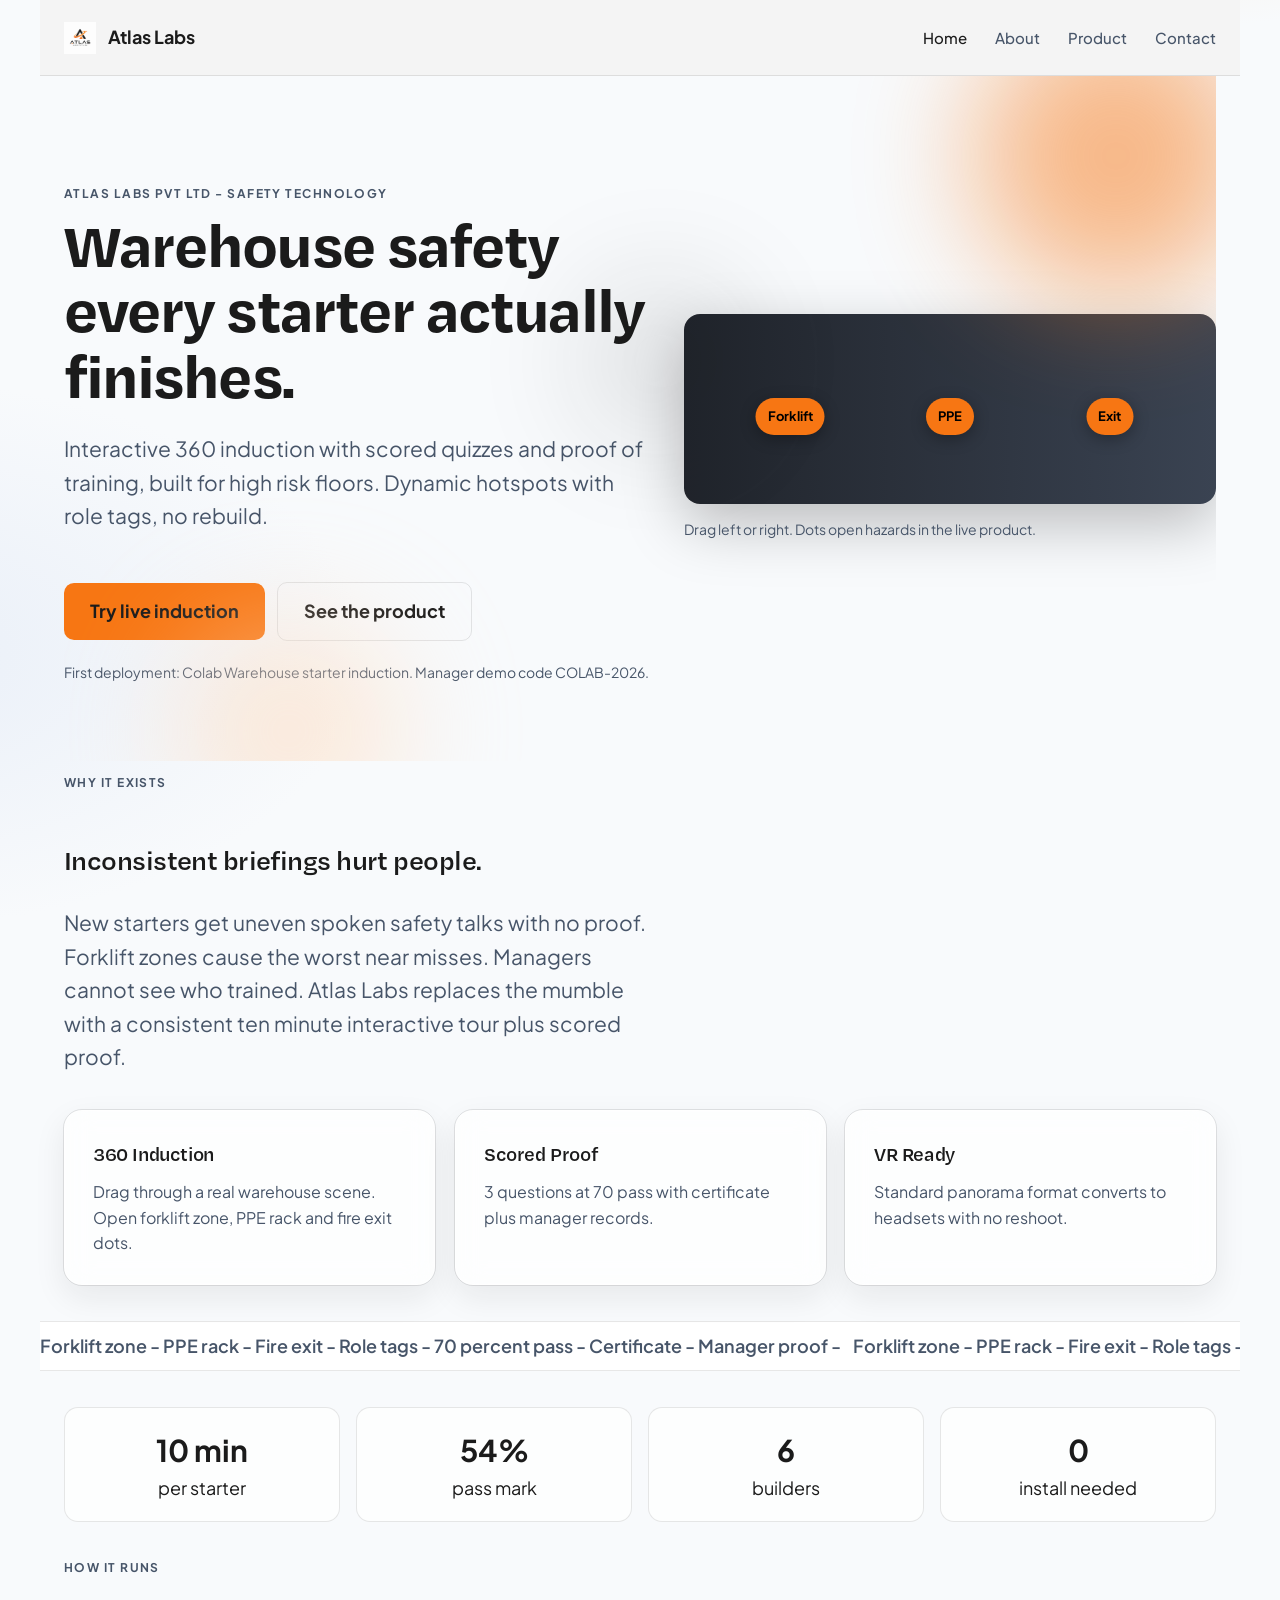
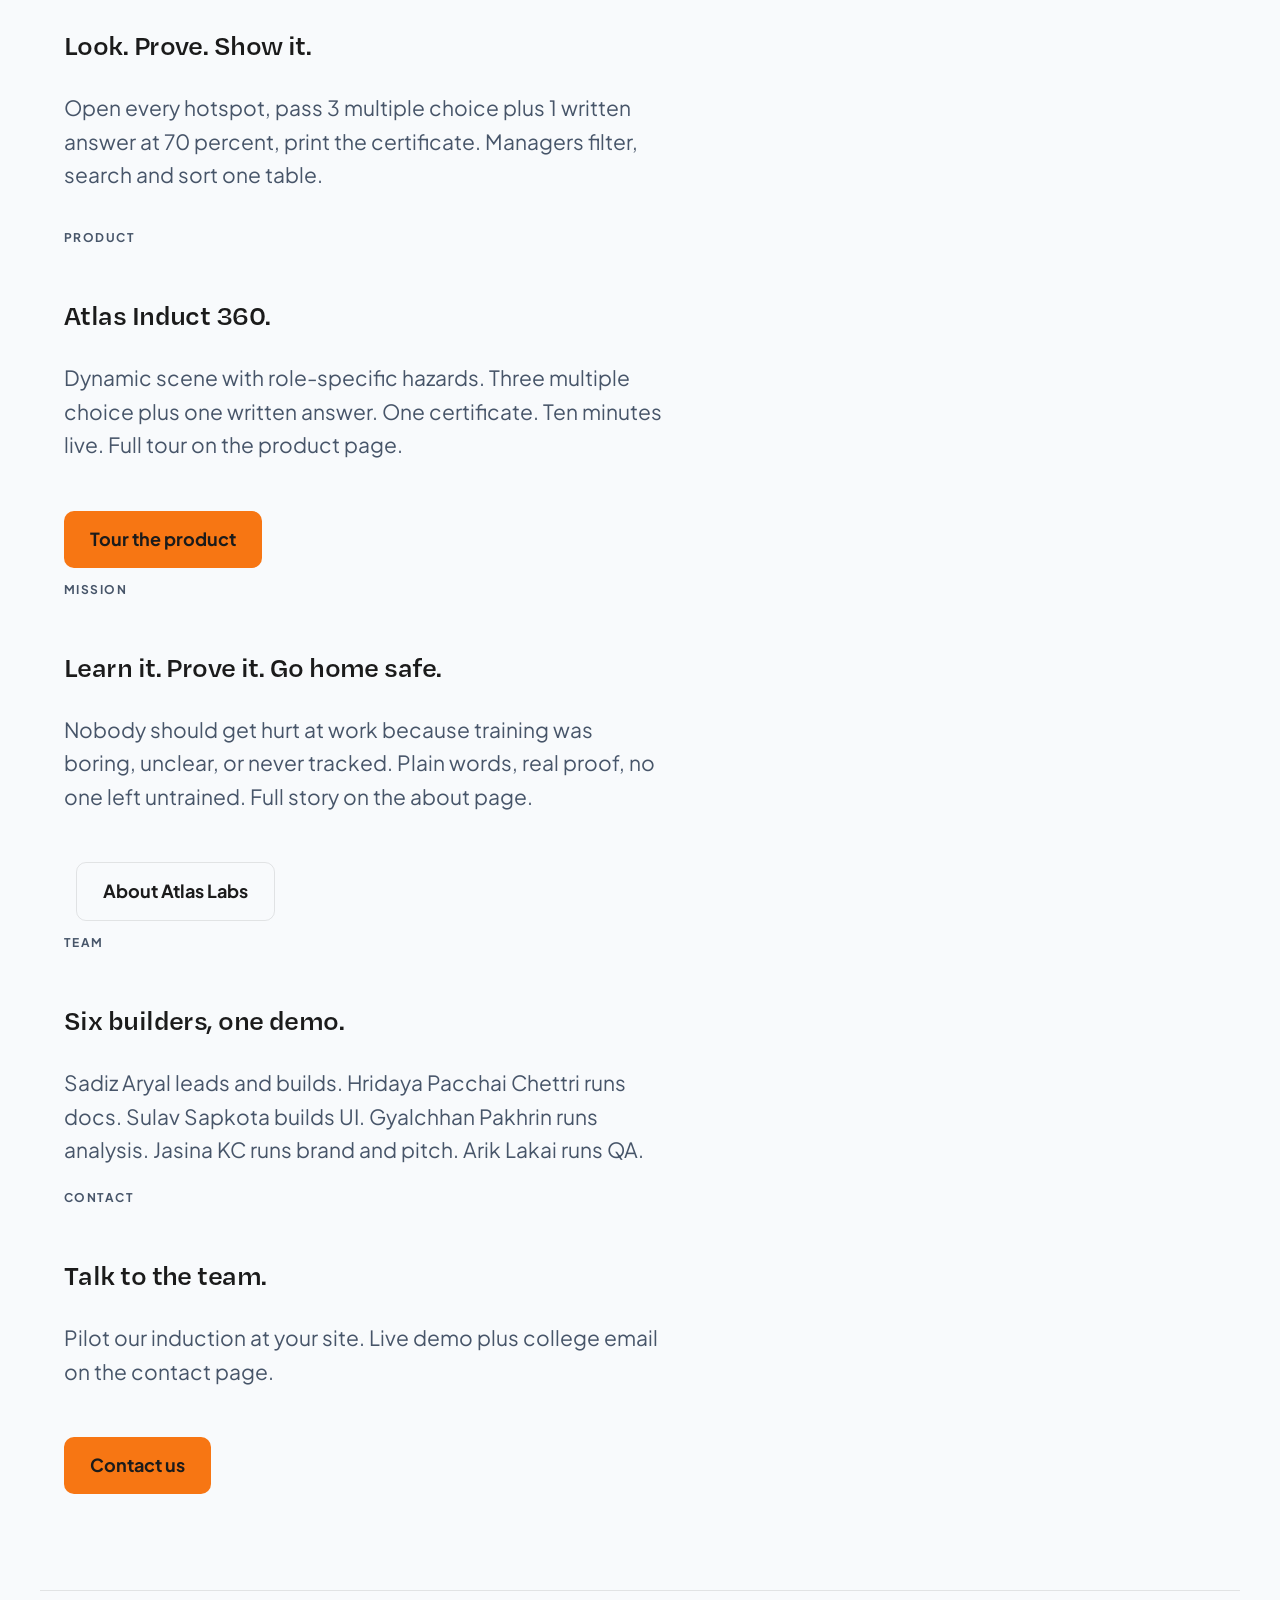
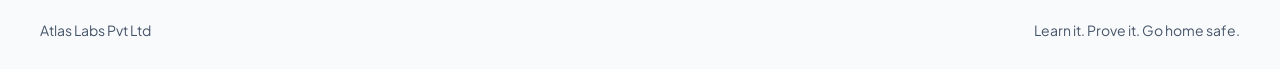
<file: index.html>
<!DOCTYPE html>
<html lang="en">
<head>
<meta charset="UTF-8">
<meta name="viewport" content="width=device-width, initial-scale=1.0">
<title>Atlas Labs Pvt Ltd - Warehouse Safety Training</title>
<link rel="stylesheet" href="styles.css">
<link rel="preload" href="assets/logo.png" as="image">
<link rel="icon" type="image/png" href="assets/logo.png"><link rel="apple-touch-icon" href="assets/logo.png">
</head>
<body>
<header class="site wrap">
<a href="index.html" style="display:flex;align-items:center;gap:12px;text-decoration:none;color:inherit"><img class="logo" src="assets/logo.png" alt="Atlas Labs" style="height:32px"><strong>Atlas Labs</strong></a>
<nav><a href="index.html" class="active">Home</a><a href="about.html">About</a><a href="product.html">Product</a><a href="contact.html">Contact</a></nav>
</header>
<main class="wrap">
<section class="hero load-in hero-grid">
<div class="hero-copy">
<div class="orbs" aria-hidden="true"><span class="orb o1"></span><span class="orb o2"></span><span class="orb o3"></span></div>
<p class="eyebrow">Atlas Labs Pvt Ltd - Safety Technology</p>
<h1>Warehouse safety every starter actually finishes.</h1>
<p class="lede">Interactive 360 induction with scored quizzes and proof of training, built for high risk floors. Dynamic hotspots with role tags, no rebuild.</p>
<a class="button" href="https://atlas-xi-beige.vercel.app/">Try live induction</a><a class="button ghost" href="product.html">See the product</a>
<p style="color:var(--muted);font-size:14px;margin-top:20px">First deployment: Colab Warehouse starter induction. Manager demo code COLAB-2026.</p>
</div>
<div class="hero-visual" aria-label="Live product preview">
<div class="pano" id="pano" role="application" aria-label="Draggable warehouse preview"><div class="pano-inner" id="panoInner"><span class="pdot" style="left:20%">Forklift</span><span class="pdot" style="left:50%">PPE</span><span class="pdot" style="left:80%">Exit</span></div></div>
<p class="hint">Drag left or right. Dots open hazards in the live product.</p>
</div>
</section>
<section>
<p class="eyebrow">Why it exists</p>
<h2>Inconsistent briefings hurt people.</h2>
<p class="lede">New starters get uneven spoken safety talks with no proof. Forklift zones cause the worst near misses. Managers cannot see who trained. Atlas Labs replaces the mumble with a consistent ten minute interactive tour plus scored proof.</p>
</section>
<section class="grid3">
<div class="card tilt"><h3>360 Induction</h3><p>Drag through a real warehouse scene. Open forklift zone, PPE rack and fire exit dots.</p></div>
<div class="card tilt"><h3>Scored Proof</h3><p>3 questions at 70 pass with certificate plus manager records.</p></div>
<div class="card tilt"><h3>VR Ready</h3><p>Standard panorama format converts to headsets with no reshoot.</p></div>
</section>
<div class="marquee" aria-hidden="true"><div class="marquee-track"><span>Forklift zone - PPE rack - Fire exit - Role tags - 70 percent pass - Certificate - Manager proof - </span><span>Forklift zone - PPE rack - Fire exit - Role tags - 70 percent pass - Certificate - Manager proof - </span></div></div>
<section class="stats">
<div class="stat"><strong><span data-count="10">10</span> min</strong><span>per starter</span></div>
<div class="stat"><strong><span data-count="70">70</span>%</strong><span>pass mark</span></div>
<div class="stat"><strong><span data-count="6">6</span></strong><span>builders</span></div>
<div class="stat"><strong><span data-count="0">0</span></strong><span>install needed</span></div>
</section>
<section class="pano-demo">
<p class="eyebrow">How it runs</p>
<h2>Look. Prove. Show it.</h2>
<p class="lede">Open every hotspot, pass 3 multiple choice plus 1 written answer at 70 percent, print the certificate. Managers filter, search and sort one table.</p>
</section>
<section>
<p class="eyebrow">Product</p>
<h2>Atlas Induct 360.</h2>
<p class="lede">Dynamic scene with role-specific hazards. Three multiple choice plus one written answer. One certificate. Ten minutes live. Full tour on the product page.</p>
<a class="button" href="product.html">Tour the product</a>
</section>
<section>
<p class="eyebrow">Mission</p>
<h2>Learn it. Prove it. Go home safe.</h2>
<p class="lede">Nobody should get hurt at work because training was boring, unclear, or never tracked. Plain words, real proof, no one left untrained. Full story on the about page.</p>
<a class="button ghost" href="about.html">About Atlas Labs</a>
</section>
<section>
<p class="eyebrow">Team</p>
<h2>Six builders, one demo.</h2>
<p class="lede">Sadiz Aryal leads and builds. Hridaya Pacchai Chettri runs docs. Sulav Sapkota builds UI. Gyalchhan Pakhrin runs analysis. Jasina KC runs brand and pitch. Arik Lakai runs QA.</p>
</section>
<section>
<p class="eyebrow">Contact</p>
<h2>Talk to the team.</h2>
<p class="lede">Pilot our induction at your site. Live demo plus college email on the contact page.</p>
<a class="button" href="contact.html">Contact us</a>
</section>
</main>
<footer class="site wrap"><span>Atlas Labs Pvt Ltd</span><span>Learn it. Prove it. Go home safe.</span></footer>
<script src="script.js" defer></script>
</body>
</html>
</file>
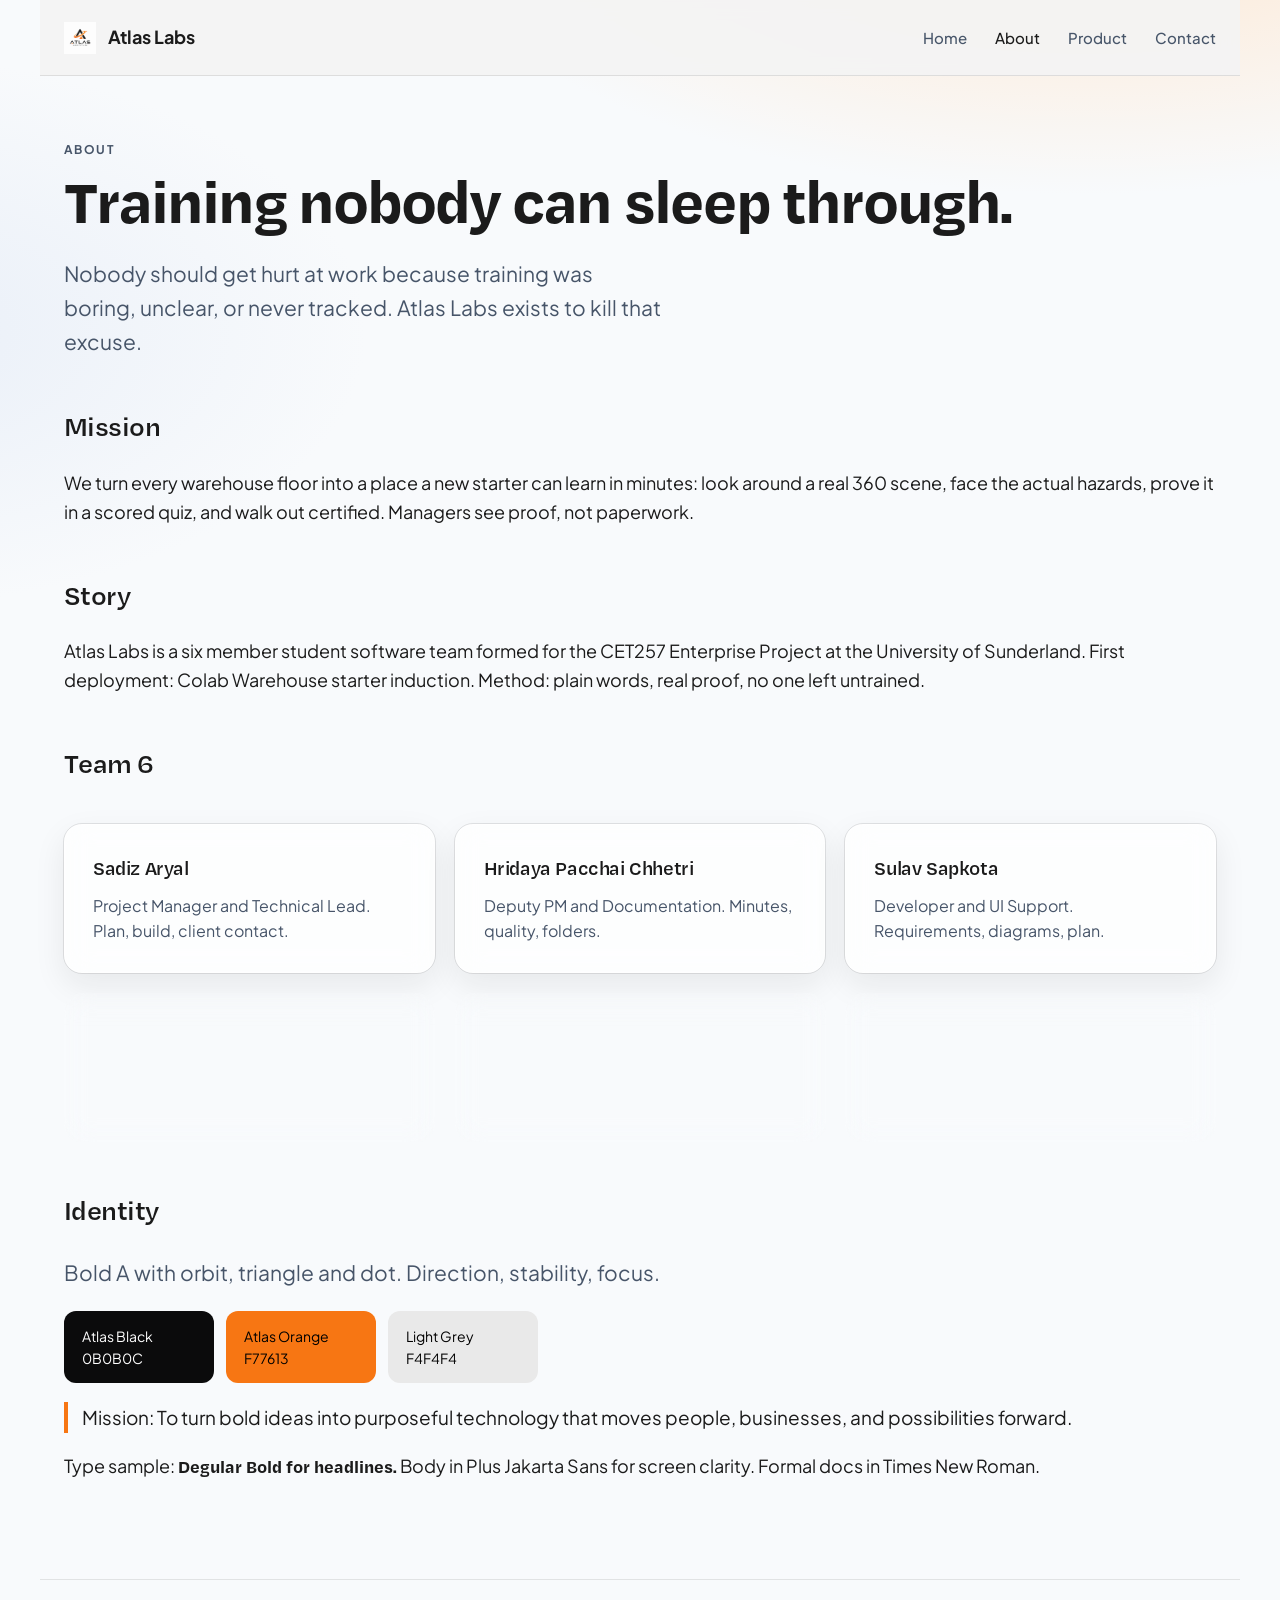
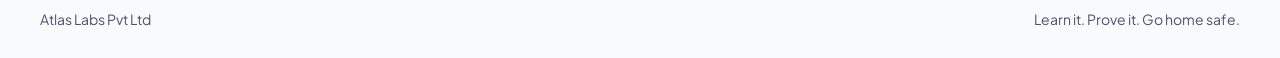
<file: about.html>
<!DOCTYPE html>
<html lang="en">
<head>
<meta charset="UTF-8">
<meta name="viewport" content="width=device-width, initial-scale=1.0">
<title>About - Atlas Labs Pvt Ltd</title>
<link rel="stylesheet" href="styles.css">
<link rel="preload" href="assets/logo.png" as="image">
<link rel="icon" type="image/png" href="assets/logo.png"><link rel="apple-touch-icon" href="assets/logo.png">
</head>
<body>
<header class="site wrap">
<a href="index.html" style="display:flex;align-items:center;gap:12px;text-decoration:none;color:inherit"><img class="logo" src="assets/logo.png" alt="Atlas Labs" style="height:32px"><strong>Atlas Labs</strong></a>
<nav><a href="index.html">Home</a><a href="about.html" class="active">About</a><a href="product.html">Product</a><a href="contact.html">Contact</a></nav>
</header>
<main class="wrap">
<p class="eyebrow" style="margin-top:64px">About</p>
<h1>Training nobody can sleep through.</h1>
<p class="lede">Nobody should get hurt at work because training was boring, unclear, or never tracked. Atlas Labs exists to kill that excuse.</p>
<h2>Mission</h2>
<p>We turn every warehouse floor into a place a new starter can learn in minutes: look around a real 360 scene, face the actual hazards, prove it in a scored quiz, and walk out certified. Managers see proof, not paperwork.</p>
<h2>Story</h2>
<p>Atlas Labs is a six member student software team formed for the CET257 Enterprise Project at the University of Sunderland. First deployment: Colab Warehouse starter induction. Method: plain words, real proof, no one left untrained.</p>
<h2>Team 6</h2>
<section class="grid3">
<div class="card reveal"><h3>Sadiz Aryal</h3><p>Project Manager and Technical Lead. Plan, build, client contact.</p></div>
<div class="card reveal"><h3>Hridaya Pacchai Chhetri</h3><p>Deputy PM and Documentation. Minutes, quality, folders.</p></div>
<div class="card reveal"><h3>Sulav Sapkota</h3><p>Developer and UI Support. Requirements, diagrams, plan.</p></div>
<div class="card reveal"><h3>Gyalchhan Pakhrin</h3><p>Communication Lead and Analyst. Client mail, scope, wording.</p></div>
<div class="card reveal"><h3>Jasina K.C.</h3><p>Presentation and Brand. Deck, logo, mission, site.</p></div>
<div class="card reveal"><h3>Arik Lakai</h3><p>QA and Testing Lead. Checklist, device checks, demo sign off.</p></div>
</section>
<h2>Identity</h2>
<p class="lede">Bold A with orbit, triangle and dot. Direction, stability, focus.</p>
<div class="swatches"><span class="sw black">Atlas Black<br>0B0B0C</span><span class="sw orange">Atlas Orange<br>F77613</span><span class="sw grey">Light Grey<br>F4F4F4</span></div>
<p class="mission">Mission: To turn bold ideas into purposeful technology that moves people, businesses, and possibilities forward.</p>
<p>Type sample: <strong style="font-family:'Degular',sans-serif">Degular Bold for headlines.</strong> Body in Plus Jakarta Sans for screen clarity. Formal docs in Times New Roman.</p>
</main>
<footer class="site wrap"><span>Atlas Labs Pvt Ltd</span><span>Learn it. Prove it. Go home safe.</span></footer>
<script src="script.js" defer></script>
</body>
</html>
</file>
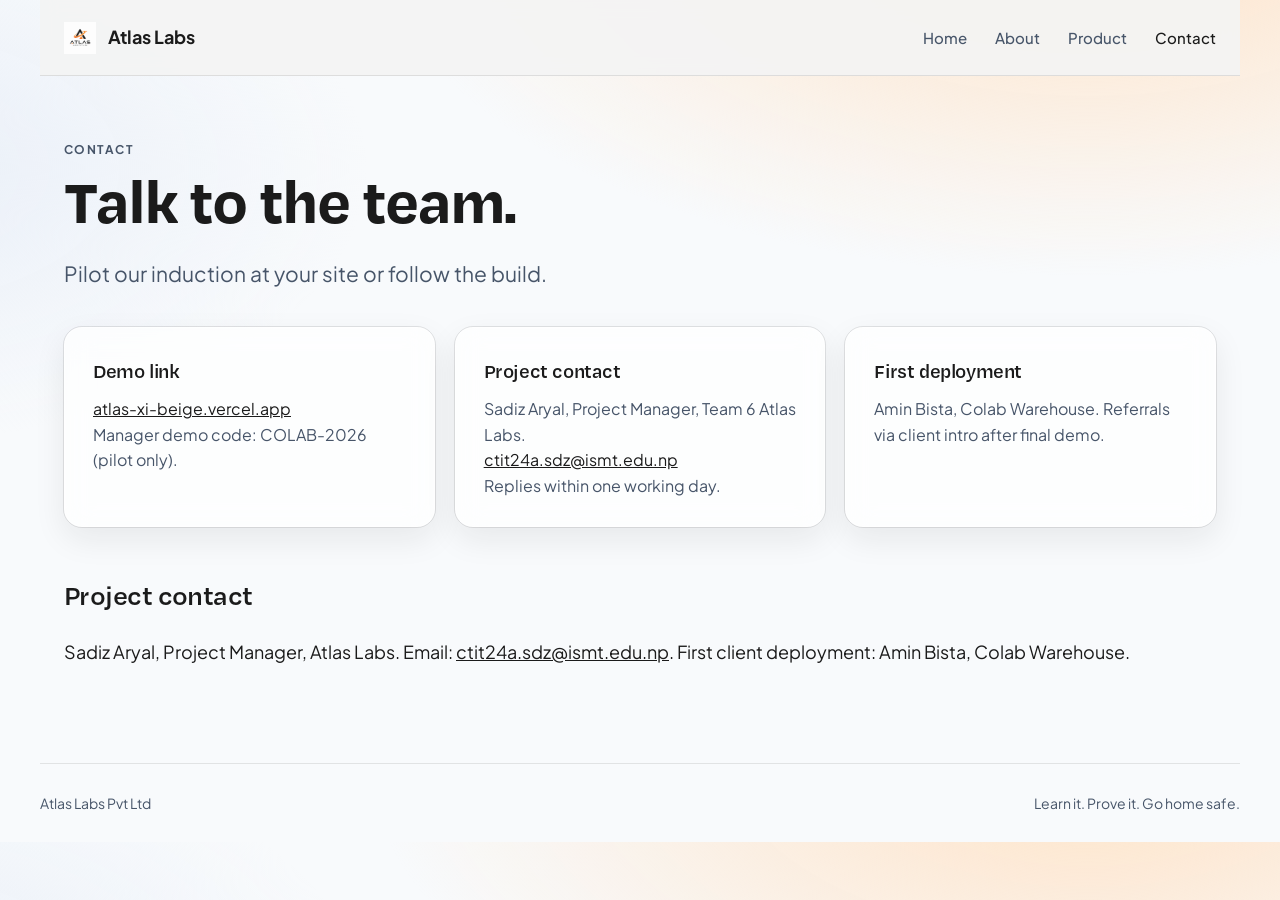
<file: contact.html>
<!DOCTYPE html>
<html lang="en">
<head>
<meta charset="UTF-8">
<meta name="viewport" content="width=device-width, initial-scale=1.0">
<title>Contact - Atlas Labs Pvt Ltd</title>
<link rel="stylesheet" href="styles.css">
<link rel="preload" href="assets/logo.png" as="image">
<link rel="icon" type="image/png" href="assets/logo.png"><link rel="apple-touch-icon" href="assets/logo.png">
</head>
<body>
<header class="site wrap">
<a href="index.html" style="display:flex;align-items:center;gap:12px;text-decoration:none;color:inherit"><img class="logo" src="assets/logo.png" alt="Atlas Labs" style="height:32px"><strong>Atlas Labs</strong></a>
<nav><a href="index.html">Home</a><a href="about.html">About</a><a href="product.html">Product</a><a href="contact.html" class="active">Contact</a></nav>
</header>
<main class="wrap">
<p class="eyebrow" style="margin-top:64px">Contact</p>
<h1>Talk to the team.</h1>
<p class="lede">Pilot our induction at your site or follow the build.</p>
<section class="grid3">
<div class="card reveal"><h3>Demo link</h3><p><a href="https://atlas-xi-beige.vercel.app/">atlas-xi-beige.vercel.app</a><br>Manager demo code: COLAB-2026 (pilot only).</p></div>
<div class="card reveal"><h3>Project contact</h3><p>Sadiz Aryal, Project Manager, Team 6 Atlas Labs.<br><a href="mailto:ctit24a.sdz@ismt.edu.np">ctit24a.sdz@ismt.edu.np</a><br>Replies within one working day.</p></div>
<div class="card reveal"><h3>First deployment</h3><p>Amin Bista, Colab Warehouse. Referrals via client intro after final demo.</p></div>
</section>
<h2>Project contact</h2>
<p>Sadiz Aryal, Project Manager, Atlas Labs. Email: <a href="mailto:ctit24a.sdz@ismt.edu.np">ctit24a.sdz@ismt.edu.np</a>. First client deployment: Amin Bista, Colab Warehouse.</p>
</main>
<footer class="site wrap"><span>Atlas Labs Pvt Ltd</span><span>Learn it. Prove it. Go home safe.</span></footer>
<script src="script.js" defer></script>
</body>
</html>
</file>
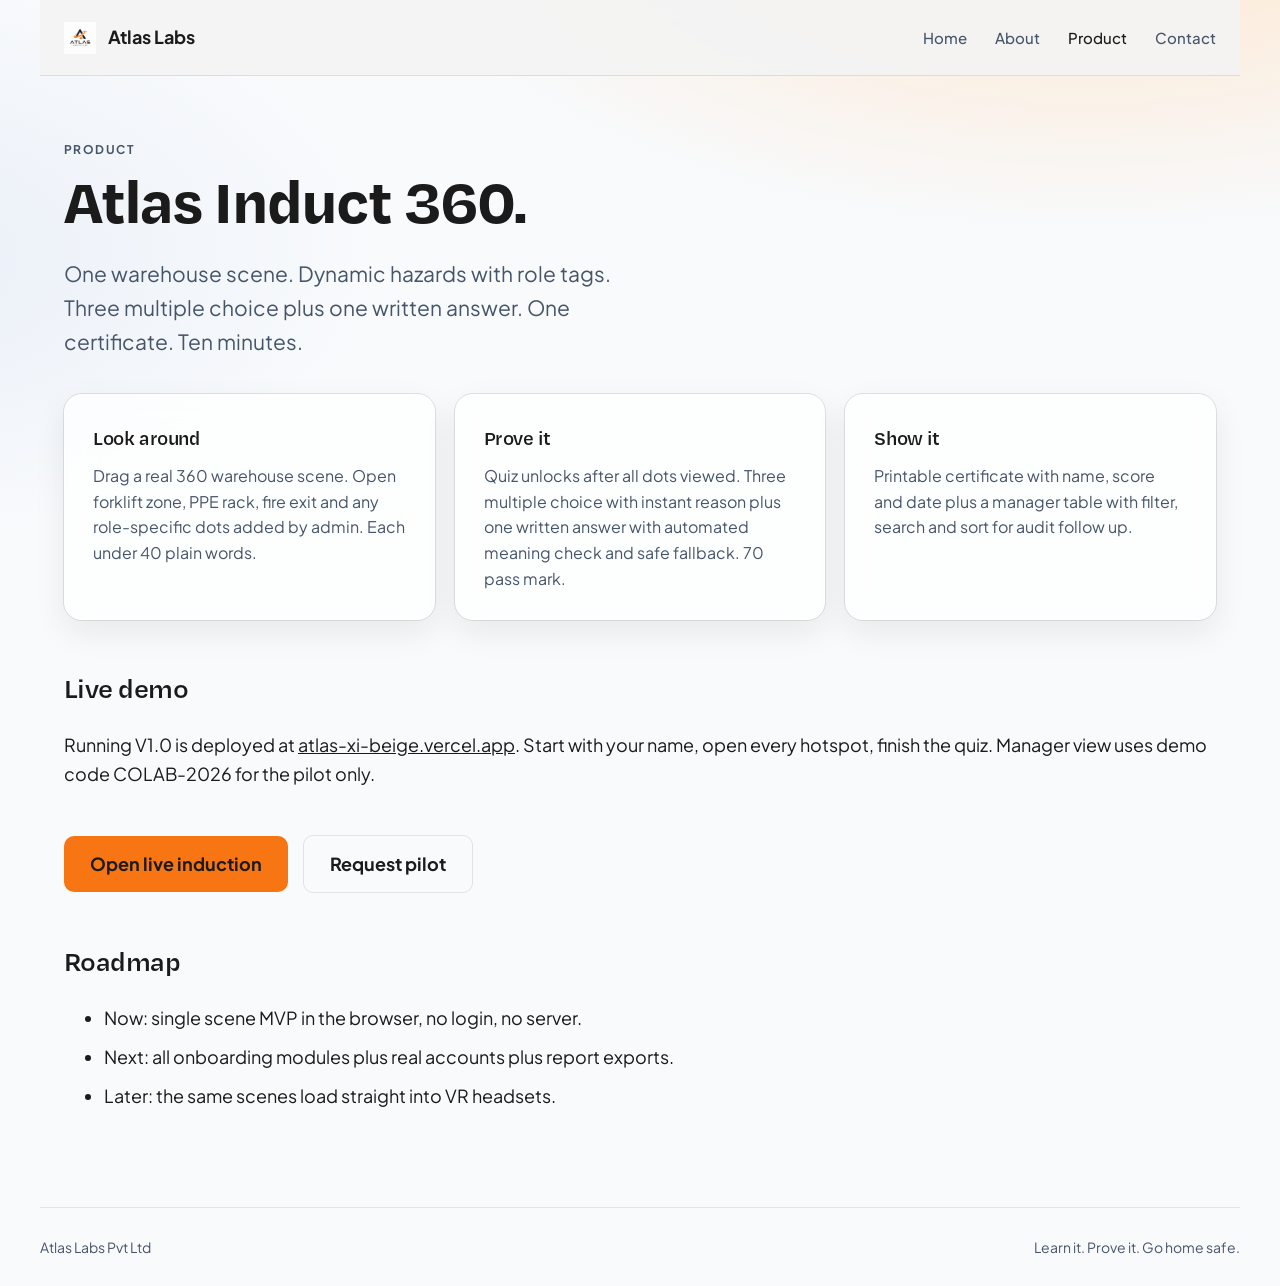
<file: product.html>
<!DOCTYPE html>
<html lang="en">
<head>
<meta charset="UTF-8">
<meta name="viewport" content="width=device-width, initial-scale=1.0">
<title>Product - Atlas Labs Pvt Ltd</title>
<link rel="stylesheet" href="styles.css">
<link rel="preload" href="assets/logo.png" as="image">
<link rel="icon" type="image/png" href="assets/logo.png"><link rel="apple-touch-icon" href="assets/logo.png">
</head>
<body>
<header class="site wrap">
<a href="index.html" style="display:flex;align-items:center;gap:12px;text-decoration:none;color:inherit"><img class="logo" src="assets/logo.png" alt="Atlas Labs" style="height:32px"><strong>Atlas Labs</strong></a>
<nav><a href="index.html">Home</a><a href="about.html">About</a><a href="product.html" class="active">Product</a><a href="contact.html">Contact</a></nav>
</header>
<main class="wrap">
<p class="eyebrow" style="margin-top:64px">Product</p>
<h1>Atlas Induct 360.</h1>
<p class="lede">One warehouse scene. Dynamic hazards with role tags. Three multiple choice plus one written answer. One certificate. Ten minutes.</p>
<section class="grid3">
<div class="card reveal"><h3>Look around</h3><p>Drag a real 360 warehouse scene. Open forklift zone, PPE rack, fire exit and any role-specific dots added by admin. Each under 40 plain words.</p></div>
<div class="card reveal"><h3>Prove it</h3><p>Quiz unlocks after all dots viewed. Three multiple choice with instant reason plus one written answer with automated meaning check and safe fallback. 70 pass mark.</p></div>
<div class="card reveal"><h3>Show it</h3><p>Printable certificate with name, score and date plus a manager table with filter, search and sort for audit follow up.</p></div>
</section>
<h2>Live demo</h2>
<p>Running V1.0 is deployed at <a href="https://atlas-xi-beige.vercel.app/">atlas-xi-beige.vercel.app</a>. Start with your name, open every hotspot, finish the quiz. Manager view uses demo code COLAB-2026 for the pilot only.</p>
<a class="button" href="https://atlas-xi-beige.vercel.app/">Open live induction</a> <a class="button ghost" href="contact.html">Request pilot</a>
<h2>Roadmap</h2>
<ul class="tight"><li>Now: single scene MVP in the browser, no login, no server.</li><li>Next: all onboarding modules plus real accounts plus report exports.</li><li>Later: the same scenes load straight into VR headsets.</li></ul>
</main>
<footer class="site wrap"><span>Atlas Labs Pvt Ltd</span><span>Learn it. Prove it. Go home safe.</span></footer>
<script src="script.js" defer></script>
</body>
</html>
</file>
<file: styles.css>
@import url('https://fonts.googleapis.com/css2?family=Plus+Jakarta+Sans:wght@400;500;600;700;800&display=swap');
@font-face{font-family:'Degular';src:url('assets/DegularTextDemo-Regular.otf') format('opentype');font-weight:400;font-style:normal;font-display:swap}
@font-face{font-family:'Degular';src:url('assets/DegularTextDemo-Medium.otf') format('opentype');font-weight:500;font-style:normal;font-display:swap}
@font-face{font-family:'Degular';src:url('assets/DegularTextDemo-Semibold.otf') format('opentype');font-weight:600;font-style:normal;font-display:swap}
@font-face{font-family:'Degular';src:url('assets/DegularTextDemo-Bold.otf') format('opentype');font-weight:700;font-style:normal;font-display:swap}
:root{--bg:#F8FAFC;--surface:rgba(255,255,255,.72);--ink:#1B1B1B;--muted:#475569;--line:rgba(27,27,27,.1);--accent:#F77613;--accent-ink:#000000}
*{box-sizing:border-box}
body{margin:0;background:radial-gradient(1200px 600px at 85% -10%,#FFE3C7 0%,transparent 60%),radial-gradient(900px 500px at -10% 20%,#E9EFF8 0%,transparent 55%),var(--bg);color:var(--ink);font-family:'Plus Jakarta Sans','Degular',Arial,Helvetica,sans-serif;font-size:18px;line-height:1.6}
h1,h2,h3{font-family:'Degular','Plus Jakarta Sans',Arial,sans-serif;letter-spacing:-.02em}
.wrap{max-width:1200px;margin:0 auto;padding:0 24px}
header.site{display:flex;align-items:center;gap:12px;height:76px;border-bottom:1px solid var(--line)}
header.site img.logo{height:32px;width:auto}
header.site nav{margin-left:auto;display:flex;gap:28px}
header.site nav a{color:var(--muted);text-decoration:none;font-size:15px;font-weight:500}
header.site nav a.active,header.site nav a:hover{color:var(--ink)}
.hero{padding:96px 0 64px}
.eyebrow{font-size:12px;letter-spacing:.12em;text-transform:uppercase;color:var(--muted);font-weight:700}
h1{font-size:clamp(42px,5vw,70px);line-height:1.02;letter-spacing:-.03em;font-weight:700;margin:0 0 20px}
h2{font-size:28px;font-weight:600;margin:48px 0 12px}
.lede{font-size:21px;color:var(--muted);max-width:600px}
.button{display:inline-block;background:var(--accent);color:var(--ink);font-weight:700;padding:14px 26px;border-radius:10px;text-decoration:none;margin-top:28px}
.button.ghost{background:transparent;border:1px solid var(--line);margin-left:12px}
.grid3{display:grid;grid-template-columns:repeat(3,1fr);gap:20px;margin-top:36px}
.card{background:var(--surface);backdrop-filter:blur(14px);-webkit-backdrop-filter:blur(14px);border:1px solid rgba(255,255,255,.6);outline:1px solid var(--line);border-radius:18px;padding:28px;box-shadow:0 12px 32px rgba(27,27,27,.08)}
.card h3{font-weight:600;font-size:20px;margin:0 0 8px}
.card p{color:var(--muted);font-size:16px;margin:0}
footer.site{margin-top:96px;border-top:1px solid var(--line);padding:28px 0;color:var(--muted);font-size:14px;display:flex;justify-content:space-between}
ul.tight li{margin-bottom:10px}
a{color:var(--ink)}
a:focus-visible,.button:focus-visible{outline:3px solid var(--accent);outline-offset:2px}
.button{transition:transform .15s ease}.button:hover{transform:translateY(-2px)}.button:active{transform:translateY(0)}
.card{transition:transform .25s ease,box-shadow .25s ease}.card:hover{transform:translateY(-6px) scale(1.01);box-shadow:0 0 0 2px rgba(247,118,19,.55),0 14px 44px rgba(247,118,19,.35)}
.stat{background:var(--surface);border:1px solid var(--line);border-radius:14px;padding:18px;transition:transform .25s ease,box-shadow .25s ease}.stat:hover{transform:translateY(-4px);box-shadow:0 0 0 2px rgba(247,118,19,.5),0 12px 32px rgba(247,118,19,.3)}
.hero-grid{display:grid;grid-template-columns:1.05fr .95fr;gap:32px;align-items:center}
.hero-visual .pano{box-shadow:0 20px 60px rgba(0,0,0,.25)}
.swatches{display:flex;gap:12px;margin:16px 0;flex-wrap:wrap}.sw{padding:14px 18px;border-radius:12px;font-size:14px;min-width:150px;transition:transform .25s ease,box-shadow .25s ease}.sw:hover{transform:translateY(-4px);box-shadow:0 0 0 2px rgba(247,118,19,.55),0 12px 30px rgba(247,118,19,.3)}.sw.black{background:#0B0B0C;color:#fff}.sw.orange{background:#F77613;color:#000}.sw.grey{background:#e9e9e9;color:#000}
.mission{font-size:19px;border-left:4px solid var(--accent);padding-left:14px}
.load-in{animation:rise .6s ease both}
@keyframes rise{from{opacity:0;transform:translateY(14px)}to{opacity:1;transform:none}}
.reveal{opacity:0;transform:translateY(12px);transition:opacity .5s ease,transform .5s ease}
.reveal.in{opacity:1;transform:none}
header.site{position:sticky;top:0;background:rgba(244,244,244,.92);backdrop-filter:blur(8px);z-index:10}
.hero{position:relative;overflow:hidden}
.orbs{position:absolute;inset:0;overflow:hidden;pointer-events:none}
.orb{position:absolute;border-radius:50%;filter:blur(60px);opacity:.5;animation:drift 9s ease-in-out infinite alternate}
.o1{width:280px;height:280px;background:#F77613;top:-60px;right:-40px}
.o2{width:220px;height:220px;background:#FFD9B8;bottom:-80px;left:10%;animation-delay:-3s}
.o3{width:160px;height:160px;background:#1B1B1B;opacity:.12;top:30%;left:45%;animation-delay:-6s}
@keyframes drift{from{transform:translate(0,0) scale(1)}to{transform:translate(-30px,24px) scale(1.12)}}
.marquee{overflow:hidden;border-top:1px solid var(--line);border-bottom:1px solid var(--line);margin:36px -24px;padding:10px 0;background:#fff}
.marquee-track{display:flex;gap:0;white-space:nowrap;animation:slide 18s linear infinite;font-weight:600;color:var(--muted)}
.marquee-track span{padding-right:12px}
@keyframes slide{from{transform:translateX(0)}to{transform:translateX(-50%)}}
.stats{display:grid;grid-template-columns:repeat(4,1fr);gap:16px;margin:28px 0;text-align:center}
.stat{background:var(--surface);border:1px solid var(--line);border-radius:14px;padding:18px}
.stat strong{display:block;font-size:30px}
.pano-demo{margin:36px 0}
.pano{border-radius:16px;overflow:hidden;background:linear-gradient(90deg,#20242b,#3a4352,#20242b);background-size:200% 100%;animation:pan 12s linear infinite;cursor:grab;touch-action:pan-y}
.pano:active{cursor:grabbing}
@keyframes pan{from{background-position:0% 0}to{background-position:200% 0}}
.pano-inner{position:relative;height:190px;width:100%;margin:0 auto}
.pdot{position:absolute;top:44%;background:var(--accent);color:#000;font-weight:700;font-size:13px;padding:8px 12px;border-radius:20px;transform:translateX(-50%);animation:bob 2.4s ease-in-out infinite;box-shadow:0 4px 16px rgba(0,0,0,.3);white-space:nowrap}
.pdot{position:absolute;top:44%;background:var(--accent);color:#000;font-weight:700;font-size:13px;padding:8px 12px;border-radius:20px;transform:translateX(-50%);animation:bob 2.4s ease-in-out infinite;box-shadow:0 4px 16px rgba(0,0,0,.3)}
@keyframes bob{0%,100%{transform:translateX(-50%) translateY(0)}50%{transform:translateX(-50%) translateY(-8px)}}
.hint{color:var(--muted);font-size:14px}
.center{text-align:center}.center .lede{margin-left:auto;margin-right:auto}.center .button{margin-left:6px;margin-right:6px}
.tilt{transform-style:preserve-3d;will-change:transform}
@media(max-width:900px){.hero-grid{grid-template-columns:1fr}}
@media(max-width:768px){.grid3{grid-template-columns:1fr}.hero{padding:56px 0 40px}h1{font-size:44px}.stats{grid-template-columns:repeat(2,1fr)}}
@media(prefers-reduced-motion:reduce){.load-in,.reveal{animation:none;transition:none;opacity:1;transform:none}.card:hover,.button:hover{transform:none}}
</file>
